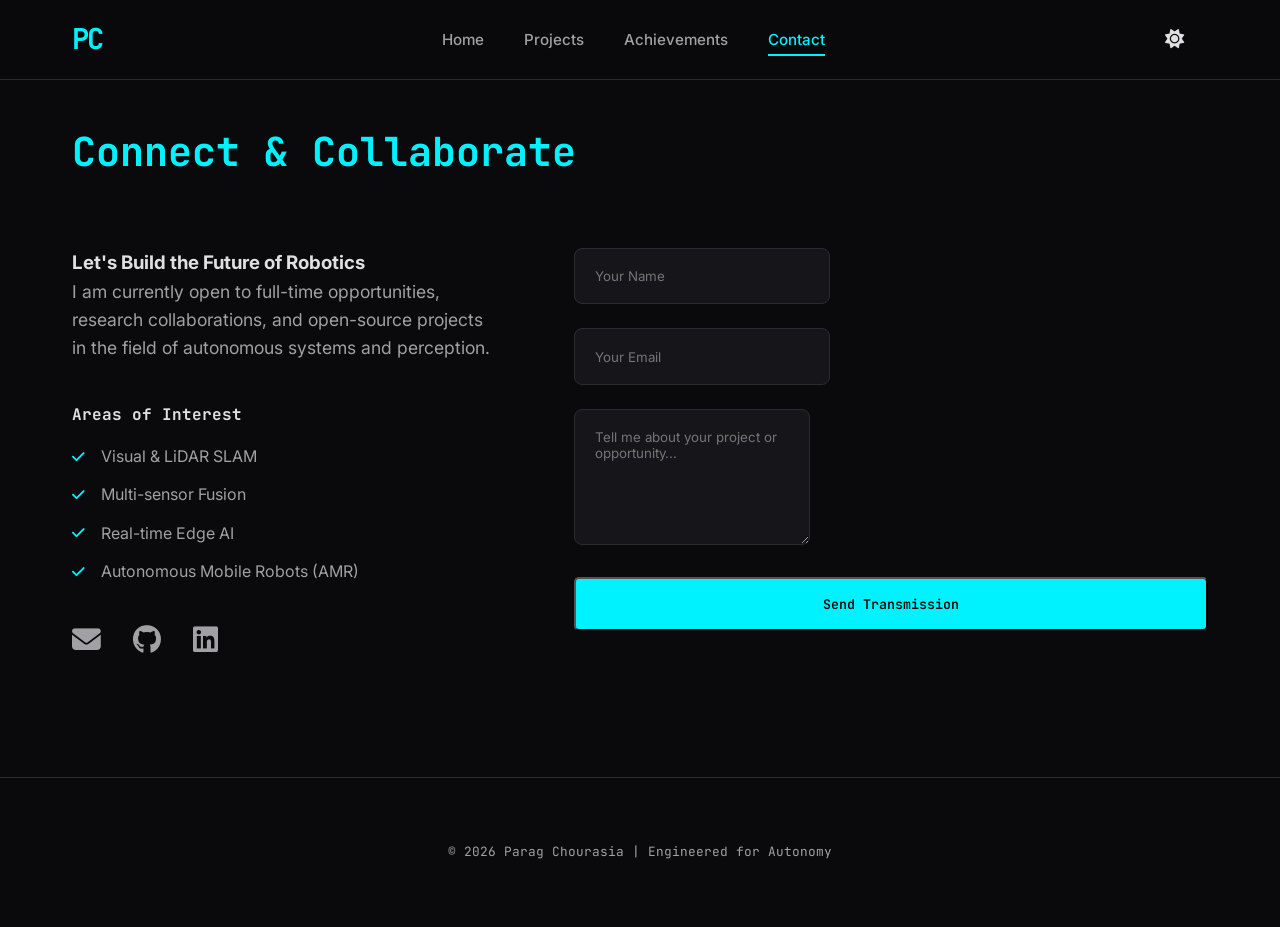
<file: contact.html>
<!DOCTYPE html>
<html lang="en">
<head>
    <meta charset="UTF-8">
    <meta name="viewport" content="width=device-width, initial-scale=1.0">
    <title>Contact | Parag Chourasia - Robotics Engineer</title>
    <link rel="stylesheet" href="styles.css">
    <link rel="preconnect" href="https://fonts.googleapis.com">
    <link rel="preconnect" href="https://fonts.gstatic.com" crossorigin>
    <link href="https://fonts.googleapis.com/css2?family=Inter:wght@400;600;700&family=JetBrains+Mono:wght@400;600&swap" rel="stylesheet">
    <link rel="stylesheet" href="https://cdnjs.cloudflare.com/ajax/libs/font-awesome/6.5.1/css/all.min.css">
</head>
<body class="dark-theme">
    <header>
        <nav class="container">
            <div class="logo">PC</div>
            <ul class="nav-links">
                <li><a href="index.html">Home</a></li>
                <li><a href="projects.html">Projects</a></li>
                <li><a href="achievements.html">Achievements</a></li>
                <li><a href="contact.html" class="active">Contact</a></li>
            </ul>
            <div class="nav-actions">
                <button class="theme-toggle" aria-label="Toggle Theme">
                    <i class="fa-solid fa-moon"></i>
                    <i class="fa-solid fa-sun"></i>
                </button>
                <div class="burger">
                    <div class="line1"></div>
                    <div class="line2"></div>
                    <div class="line3"></div>
                </div>
            </div>
        </nav>
    </header>

    <main>
        <!-- Layer 3: Contact & Collaboration -->
        <section id="contact" class="section contact-section">
            <div class="container">
                <h2 class="section-title">Connect & Collaborate</h2>
                
                <div class="contact-container">
                    <div class="contact-info">
                        <h3>Let's Build the Future of Robotics</h3>
                        <p>I am currently open to full-time opportunities, research collaborations, and open-source projects in the field of autonomous systems and perception.</p>
                        
                        <div class="collaboration-areas">
                            <h4>Areas of Interest</h4>
                            <ul>
                                <li><i class="fa-solid fa-check"></i> Visual & LiDAR SLAM</li>
                                <li><i class="fa-solid fa-check"></i> Multi-sensor Fusion</li>
                                <li><i class="fa-solid fa-check"></i> Real-time Edge AI</li>
                                <li><i class="fa-solid fa-check"></i> Autonomous Mobile Robots (AMR)</li>
                            </ul>
                        </div>

                        <div class="social-links">
                            <a href="mailto:paragchourasia@example.com" title="Email"><i class="fa-solid fa-envelope"></i></a>
                            <a href="https://github.com/ParagChourasia" target="_blank" title="GitHub"><i class="fa-brands fa-github"></i></a>
                            <a href="https://www.linkedin.com/in/parag-chourasia-204a26201" target="_blank" title="LinkedIn"><i class="fa-brands fa-linkedin"></i></a>
                        </div>
                    </div>

                    <form class="contact-form">
                        <div class="form-group">
                            <input type="text" placeholder="Your Name" required>
                        </div>
                        <div class="form-group">
                            <input type="email" placeholder="Your Email" required>
                        </div>
                        <div class="form-group">
                            <textarea placeholder="Tell me about your project or opportunity..." rows="6" required></textarea>
                        </div>
                        <button type="submit" class="btn primary">Send Transmission</button>
                    </form>
                </div>
            </div>
        </section>
    </main>

    <footer>
        <div class="container">
            <p>&copy; 2026 Parag Chourasia | Engineered for Autonomy</p>
        </div>
    </footer>

    <script src="script.js"></script>
</body>
</html>
</file>
<file: styles.css>
/* Global Styles & Variables */
:root {
    --primary-color: #00f2ff; /* Cyan/Robot Blue */
    --primary-dark: #0088cc;
    --bg-dark: #0a0a0c;
    --bg-card: #16161a;
    --text-main: #e0e0e0;
    --text-dim: #a0a0a5;
    --accent-color: #6d28d9; /* Deep Purple */
    --border-color: #2a2a30;
    --header-bg: rgba(10, 10, 12, 0.85);
    --header-bg-scroll: rgba(10, 10, 12, 0.95);
    --transition: all 0.4s cubic-bezier(0.16, 1, 0.3, 1);
    --font-main: 'Inter', sans-serif;
    --font-mono: 'JetBrains Mono', monospace;
}

.light-theme {
    --bg-dark: #f0f2f5;
    --bg-card: #ffffff;
    --text-main: #1a1a1a;
    --text-dim: #4a4a4a;
    --border-color: #d1d5db;
    --primary-color: #0077cc;
    --primary-dark: #005fa3;
    --accent-color: #4f46e5;
    --header-bg: rgba(240, 242, 245, 0.85);
    --header-bg-scroll: rgba(240, 242, 245, 0.95);
}

* {
    margin: 0;
    padding: 0;
    box-sizing: border-box;
}

html {
    scroll-behavior: smooth;
}

body {
    font-family: var(--font-main);
    background-color: var(--bg-dark);
    color: var(--text-main);
    line-height: 1.6;
    overflow-x: hidden;
    animation: fadeIn 0.5s ease-in-out;
}

@keyframes fadeIn {
    from { opacity: 0; }
    to { opacity: 1; }
}

.page-transition-out {
    opacity: 0 !important;
    transform: translateY(-20px);
    transition: opacity 0.5s ease-in-out, transform 0.5s ease-in-out;
}

.container {
    max-width: 1200px;
    margin: 0 auto;
    padding: 0 2rem;
}

a {
    text-decoration: none;
    color: inherit;
    transition: var(--transition);
}

ul {
    list-style: none;
}

/* Header & Navigation */
header {
    height: 80px;
    background: var(--header-bg);
    backdrop-filter: blur(10px);
    position: fixed;
    top: 0;
    width: 100%;
    z-index: 1000;
    border-bottom: 1px solid var(--border-color);
}

nav {
    height: 100%;
    display: flex;
    justify-content: space-between;
    align-items: center;
}

.nav-actions {
    display: flex;
    align-items: center;
}

.theme-toggle {
    background: none;
    border: none;
    color: var(--text-main);
    cursor: pointer;
    font-size: 1.2rem;
    margin-right: 1.5rem;
    transition: var(--transition);
    display: flex;
    align-items: center;
    justify-content: center;
}

.theme-toggle:hover {
    color: var(--primary-color);
    transform: rotate(15deg);
}

.dark-theme .fa-moon {
    display: none;
}

.light-theme .fa-sun {
    display: none;
}

.logo {
    font-family: var(--font-mono);
    font-size: 1.8rem;
    font-weight: 700;
    color: var(--primary-color);
    letter-spacing: -2px;
}

.nav-links {
    display: flex;
    gap: 2.5rem;
}

.nav-links a {
    font-size: 0.95rem;
    font-weight: 500;
    color: var(--text-dim);
}

.nav-links a.active {
    color: var(--primary-color);
    border-bottom: 2px solid var(--primary-color);
    padding-bottom: 5px;
}

/* Detailed Home Elements */
.about-detailed {
    font-size: 1.1rem;
    color: var(--text-dim);
    margin-bottom: 2.5rem;
    max-width: 700px;
}

/* Detailed Project Elements */
.section-intro {
    text-align: center;
    color: var(--text-dim);
    margin-bottom: 3rem;
    font-size: 1.2rem;
}

.project-card.large {
    grid-column: 1 / -1;
    display: grid;
    grid-template-columns: 1fr 1fr;
}

.project-deep-dive {
    margin-bottom: 1.5rem;
}

.project-deep-dive h4 {
    color: var(--primary-color);
    font-size: 0.9rem;
    text-transform: uppercase;
    letter-spacing: 1px;
    margin-bottom: 0.5rem;
    margin-top: 1rem;
}

.project-deep-dive p {
    font-size: 0.95rem;
    color: var(--text-dim);
    line-height: 1.6;
}

/* Collaboration Areas */
.collaboration-areas {
    margin-bottom: 2.5rem;
}

.collaboration-areas h4 {
    font-family: var(--font-mono);
    margin-bottom: 1rem;
    color: var(--text-main);
}

.collaboration-areas ul {
    display: flex;
    flex-direction: column;
    gap: 0.8rem;
}

.collaboration-areas li {
    display: flex;
    align-items: center;
    gap: 1rem;
    color: var(--text-dim);
}

.collaboration-areas i {
    color: var(--primary-color);
    font-size: 0.9rem;
}

.form-group {
    width: 100%;
}

/* Projects CTA */
.all-projects-cta {
    margin-top: 5rem;
    text-align: center;
    padding: 3rem;
    background: var(--bg-card);
    border: 1px dashed var(--border-color);
    border-radius: 12px;
}

.all-projects-cta p {
    margin-bottom: 1.5rem;
    color: var(--text-dim);
    font-family: var(--font-mono);
}

.all-projects-cta .btn {
    display: inline-flex;
    align-items: center;
    gap: 0.8rem;
}

/* Mobile Adjustments for Large Cards */
@media (max-width: 968px) {
    .project-card.large {
        grid-template-columns: 1fr;
    }
}

.burger {
    display: none;
    cursor: pointer;
}

.burger div {
    width: 25px;
    height: 2px;
    background-color: var(--text-main);
    margin: 6px;
    transition: var(--transition);
}

/* Sections Common */
.section {
    padding: 120px 0;
}

.section-title {
    font-size: 2.5rem;
    margin-bottom: 4rem;
    font-family: var(--font-mono);
    text-align: left;
    color: var(--primary-color);
}

/* Layer 1: About / Hero */
.hero {
    min-height: 100vh;
    display: flex;
    align-items: center;
    position: relative;
    overflow: hidden;
}

.hero-background {
    position: absolute;
    top: 0;
    left: 0;
    width: 100%;
    height: 100%;
    z-index: -1;
}

/* Robotic Arm Background */
.robotic-arm-container {
    position: absolute;
    top: 0;
    left: 0;
    width: 100%;
    height: 100%;
    z-index: -1;
    overflow: hidden;
    pointer-events: none; /* Let clicks pass through to content */
}

#robot-arm-svg {
    width: 100%;
    height: 100%;
    opacity: 0.15; /* Subtle background presence */
    filter: drop-shadow(0 0 5px var(--primary-color));
}

.arm-link {
    stroke: var(--primary-color);
    stroke-width: 8;
    stroke-linecap: round;
    opacity: 0.6;
}

.arm-joint {
    fill: var(--bg-dark);
    stroke: var(--primary-color);
    stroke-width: 3;
}

.arm-base {
    fill: var(--bg-card);
    stroke: var(--primary-color);
    stroke-width: 4;
}

.gripper-part {
    fill: none;
    stroke: var(--primary-color);
    stroke-width: 6;
    stroke-linecap: round;
    stroke-linejoin: round;
}

.hero::after {
    content: '';
    position: absolute;
    top: 0;
    left: 0;
    width: 100%;
    height: 100%;
    background: linear-gradient(0deg, var(--bg-dark) 0%, transparent 100%);
    z-index: -1;
}

.hero-main {
    display: flex;
    align-items: center;
    justify-content: space-between;
    gap: 4rem;
    position: relative;
    z-index: 1;
}

.hero-image {
    flex: 1;
    display: flex;
    justify-content: flex-end;
}

.image-frame {
    position: relative;
    width: 380px;
    height: 480px;
    border-radius: 24px;
    padding: 10px;
    background: linear-gradient(135deg, var(--primary-color), var(--accent-color));
    box-shadow: 0 20px 50px rgba(0, 0, 0, 0.5);
    transition: var(--transition);
}

.image-frame img {
    width: 100%;
    height: 100%;
    object-fit: cover;
    object-position: center 20%; /* Adjusted to focus on the face/upper body */
    border-radius: 18px;
    filter: grayscale(0.2) contrast(1.1);
    transition: var(--transition);
}

.image-frame::after {
    content: '';
    position: absolute;
    inset: -15px;
    border: 2px solid var(--primary-color);
    border-radius: 30px;
    opacity: 0.3;
    z-index: -1;
    transition: var(--transition);
}

.image-frame:hover {
    transform: translateY(-15px) scale(1.02);
    box-shadow: 0 30px 60px rgba(0, 242, 255, 0.2);
}

.image-frame:hover img {
    filter: grayscale(0) contrast(1);
}

.image-frame:hover::after {
    inset: -25px;
    opacity: 0.6;
}

.hero-content {
    flex: 1.5;
    max-width: 800px;
}

.glitch {
    font-size: 4.5rem;
    font-weight: 800;
    margin-bottom: 0.5rem;
    letter-spacing: -2px;
    color: #fff;
    position: relative;
}

.tagline {
    font-family: var(--font-mono);
    font-size: 1.5rem;
    color: var(--primary-color);
    margin-bottom: 1.5rem;
}

.subtitle {
    font-size: 1.2rem;
    color: var(--text-dim);
    margin-bottom: 3rem;
    max-width: 600px;
}

.tech-stack h3 {
    font-family: var(--font-mono);
    font-size: 1rem;
    margin-bottom: 1.5rem;
    color: var(--text-main);
    text-transform: uppercase;
    letter-spacing: 2px;
}

.tech-grid {
    display: grid;
    grid-template-columns: repeat(auto-fill, minmax(100px, 1fr));
    gap: 1.5rem;
    margin-bottom: 3.5rem;
}

.tech-item {
    background: var(--bg-card);
    border: 1px solid var(--border-color);
    padding: 1rem;
    border-radius: 8px;
    display: flex;
    flex-direction: column;
    align-items: center;
    gap: 0.5rem;
    transition: var(--transition);
}

.tech-item i {
    font-size: 1.5rem;
    color: var(--primary-color);
}

.tech-item span {
    font-size: 0.75rem;
    font-family: var(--font-mono);
}

.tech-item:hover {
    border-color: var(--primary-color);
    transform: translateY(-5px);
    box-shadow: 0 10px 20px rgba(0, 242, 255, 0.1);
}

/* Mission Section */
.mission-section {
    position: relative;
    padding: 150px 0;
    background-image: url('https://images.unsplash.com/photo-1518770660439-4636190af475?q=80&w=2070&auto=format&fit=crop');
    background-attachment: fixed;
    background-position: center;
    background-repeat: no-repeat;
    background-size: cover;
    display: flex;
    align-items: center;
    justify-content: center;
    text-align: center;
}

.mission-section::before {
    content: '';
    position: absolute;
    top: 0;
    left: 0;
    width: 100%;
    height: 100%;
    background: rgba(10, 10, 12, 0.8);
}

.mission-content {
    position: relative;
    z-index: 1;
    max-width: 800px;
}

.mission-content h2 {
    font-size: 3rem;
    color: var(--primary-color);
    margin-bottom: 2rem;
    font-family: var(--font-mono);
}

.mission-content p {
    font-size: 1.4rem;
    color: var(--text-main);
    font-style: italic;
    line-height: 1.8;
}

/* Visual Gallery Grid */
.visual-gallery {
    padding: 100px 0;
    background: var(--bg-dark);
}

.gallery-grid {
    display: grid;
    grid-template-columns: repeat(auto-fill, minmax(300px, 1fr));
    gap: 1.5rem;
}

.gallery-item {
    position: relative;
    border-radius: 12px;
    overflow: hidden;
    height: 300px;
    border: 1px solid var(--border-color);
    transition: var(--transition);
}

.gallery-item img,
.gallery-item video {
    width: 100%;
    height: 100%;
    object-fit: cover;
    background: #000;
    filter: brightness(0.7) grayscale(0.3);
    transition: var(--transition);
}

.gallery-item:hover {
    border-color: var(--primary-color);
    transform: scale(1.02);
}

.gallery-item:hover img,
.gallery-item:hover video {
    filter: brightness(1) grayscale(0);
}

.gallery-overlay {
    position: absolute;
    bottom: 0;
    left: 0;
    width: 100%;
    padding: 1.5rem;
    background: linear-gradient(transparent, rgba(0,0,0,0.8));
    color: #fff;
    font-family: var(--font-mono);
    font-size: 0.9rem;
    opacity: 0;
    transition: var(--transition);
}

.gallery-item:hover .gallery-overlay {
    opacity: 1;
}

.hero-btns {
    display: flex;
    gap: 1.5rem;
}

.btn {
    padding: 1rem 2rem;
    border-radius: 5px;
    font-weight: 600;
    font-family: var(--font-mono);
    cursor: pointer;
}

.btn.primary {
    background-color: var(--primary-color);
    color: var(--bg-dark);
}

.btn.primary:hover {
    background-color: #fff;
    box-shadow: 0 0 20px rgba(0, 242, 255, 0.4);
}

.btn.secondary {
    border: 1px solid var(--border-color);
    color: var(--text-main);
}

.btn.secondary:hover {
    border-color: var(--primary-color);
    color: var(--primary-color);
}

/* Layer 2: Projects */
.projects-section {
    background-color: #0d0d10;
}

.project-grid {
    display: grid;
    grid-template-columns: repeat(auto-fit, minmax(350px, 1fr));
    gap: 2.5rem;
}

.project-card {
    background-color: var(--bg-card);
    border: 1px solid var(--border-color);
    border-radius: 12px;
    overflow: hidden;
    transition: var(--transition);
}

.project-visual {
    position: relative;
    height: 100%;
    min-height: 250px;
    background: #1c1c21;
    display: flex;
    align-items: center;
    justify-content: center;
}

.video-container {
    position: relative;
    width: 100%;
    height: 0;
    padding-bottom: 56.25%; /* 16:9 Aspect Ratio */
    overflow: hidden;
}

.video-container iframe,
.video-container video,
.video-container .project-img {
    position: absolute;
    top: 0;
    left: 0;
    width: 100%;
    height: 100%;
    border: 0;
    object-fit: cover;
}

.visual-overlay {
    position: absolute;
    top: 0;
    left: 0;
    width: 100%;
    height: 100%;
    background: rgba(0,0,0,0.4);
    display: flex;
    align-items: center;
    justify-content: center;
    opacity: 0;
    transition: var(--transition);
    z-index: 2;
}

.visual-overlay i {
    font-size: 3rem;
    color: var(--primary-color);
}

.project-card:hover .visual-overlay {
    opacity: 1;
}

.img-placeholder {
    width: 100%;
    height: 100%;
    display: flex;
    align-items: center;
    justify-content: center;
    background: linear-gradient(45deg, #16161a 25%, #1c1c21 25%, #1c1c21 50%, #16161a 50%, #16161a 75%, #1c1c21 75%, #1c1c21 100%);
    background-size: 40px 40px;
    color: var(--text-dim);
    font-family: var(--font-mono);
    font-size: 0.8rem;
}

.project-info {
    padding: 2rem;
}

.project-info h3 {
    font-size: 1.4rem;
    margin-bottom: 0.75rem;
    color: #fff;
}

.project-description {
    color: var(--text-dim);
    font-size: 0.95rem;
    margin-bottom: 1.5rem;
    height: 4.5rem;
    overflow: hidden;
}

.project-tags {
    display: flex;
    flex-wrap: wrap;
    gap: 0.6rem;
    margin-bottom: 1.5rem;
}

.project-tags span {
    background: rgba(0, 242, 255, 0.05);
    color: var(--primary-color);
    padding: 0.3rem 0.8rem;
    border-radius: 4px;
    font-size: 0.75rem;
    font-family: var(--font-mono);
    border: 1px solid rgba(0, 242, 255, 0.1);
}

.project-links {
    display: flex;
    gap: 1.5rem;
}

.project-links a {
    font-size: 0.9rem;
    color: var(--text-main);
    display: flex;
    align-items: center;
    gap: 0.5rem;
}

.project-links a:hover {
    color: var(--primary-color);
}

.project-card:hover {
    transform: translateY(-10px);
    border-color: var(--primary-color);
}

/* Layer 3: Contact */
.contact-container {
    display: grid;
    grid-template-columns: 1fr 1.5fr;
    gap: 5rem;
}

.contact-info p {
    font-size: 1.1rem;
    color: var(--text-dim);
    margin-bottom: 2.5rem;
}

.social-links {
    display: flex;
    gap: 2rem;
}

.social-links i {
    font-size: 1.8rem;
    color: var(--text-dim);
}

.social-links i:hover {
    color: var(--primary-color);
}

.contact-form {
    display: flex;
    flex-direction: column;
    gap: 1.5rem;
}

.contact-form input, 
.contact-form textarea {
    background: var(--bg-card);
    border: 1px solid var(--border-color);
    padding: 1.2rem;
    border-radius: 8px;
    color: var(--text-main);
    font-family: var(--font-main);
}

.contact-form input:focus, 
.contact-form textarea:focus {
    outline: none;
    border-color: var(--primary-color);
}

/* Achievement Page Styles */
.achievement-card {
    background: var(--bg-card);
    border: 1px solid var(--border-color);
    border-radius: 16px;
    padding: 3rem;
    display: grid;
    grid-template-columns: 1.5fr 1fr;
    gap: 3rem;
    margin-bottom: 4rem;
    transition: var(--transition);
}

.achievement-card:hover {
    border-color: var(--primary-color);
    transform: translateY(-5px);
}

.achievement-badge {
    display: inline-block;
    background: rgba(0, 242, 255, 0.1);
    color: var(--primary-color);
    padding: 0.5rem 1rem;
    border-radius: 50px;
    font-size: 0.8rem;
    font-family: var(--font-mono);
    margin-bottom: 1.5rem;
}

.achievement-content h3 {
    font-size: 2rem;
    margin-bottom: 0.5rem;
    color: #fff;
}

.org-name {
    color: var(--text-dim);
    font-family: var(--font-mono);
    margin-bottom: 2rem;
    display: flex;
    align-items: center;
    gap: 0.8rem;
}

.detail-block {
    margin-bottom: 2rem;
}

.detail-block h4 {
    color: var(--primary-color);
    font-size: 0.9rem;
    text-transform: uppercase;
    letter-spacing: 1px;
    margin-bottom: 0.8rem;
}

.status-tracker {
    margin: 1.5rem 0;
    display: flex;
    flex-direction: column;
    gap: 1rem;
}

.status-step {
    padding-left: 2rem;
    position: relative;
    color: var(--text-dim);
    font-size: 0.9rem;
}

.status-step::before {
    content: '';
    position: absolute;
    left: 0;
    top: 50%;
    transform: translateY(-50%);
    width: 12px;
    height: 12px;
    border-radius: 50%;
    border: 2px solid var(--border-color);
}

.status-step.completed {
    color: var(--text-main);
}

.status-step.completed::before {
    background: var(--primary-color);
    border-color: var(--primary-color);
}

.status-step.active {
    color: var(--primary-color);
    font-weight: 600;
}

.status-step.active::before {
    background: transparent;
    border-color: var(--primary-color);
    box-shadow: 0 0 10px var(--primary-color);
}

.achievement-visual-placeholder {
    background: #1c1c21;
    border-radius: 12px;
    display: flex;
    align-items: center;
    justify-content: center;
    border: 1px dashed var(--border-color);
    min-height: 300px;
}

.placeholder-content {
    text-align: center;
    color: var(--text-dim);
}

.placeholder-content i {
    font-size: 3rem;
    display: block;
    margin-bottom: 1rem;
}

@media (max-width: 968px) {
    .achievement-card {
        grid-template-columns: 1fr;
        padding: 2rem;
    }
}

/* Achievement Grid Creative */
.achievement-grid-creative {
    display: grid;
    grid-template-columns: repeat(12, 1fr);
    gap: 2rem;
}

.achievement-card-detailed {
    background: var(--bg-card);
    border: 1px solid var(--border-color);
    border-radius: 16px;
    overflow: hidden;
    grid-column: span 6;
    transition: var(--transition);
}

.achievement-card-detailed.featured {
    grid-column: span 12;
    display: grid;
    grid-template-columns: 1fr 1fr;
    min-height: 450px;
}

.card-visual {
    position: relative;
    overflow: hidden;
}

.image-split {
    display: grid;
    grid-template-columns: 1fr 1fr;
    height: 100%;
    gap: 2px;
}

.card-visual img {
    width: 100%;
    height: 100%;
    object-fit: cover;
    transition: var(--transition);
}

.visual-overlay-tech {
    position: absolute;
    top: 20px;
    right: 20px;
    background: rgba(10, 10, 12, 0.8);
    backdrop-filter: blur(5px);
    padding: 0.5rem 1rem;
    border-radius: 4px;
    border: 1px solid var(--primary-color);
}

.tech-tag {
    font-family: var(--font-mono);
    font-size: 0.7rem;
    color: var(--primary-color);
    letter-spacing: 1px;
}

.card-content {
    padding: 2.5rem;
    display: flex;
    flex-direction: column;
    justify-content: center;
}

.category-tag {
    display: inline-block;
    color: var(--primary-color);
    font-family: var(--font-mono);
    font-size: 0.75rem;
    text-transform: uppercase;
    margin-bottom: 1rem;
    letter-spacing: 2px;
}

.achievement-card-detailed h3 {
    font-size: 1.8rem;
    margin-bottom: 0.5rem;
    color: #fff;
}

.achievement-card-detailed .org {
    color: var(--text-dim);
    font-size: 0.9rem;
    margin-bottom: 1.5rem;
}

.achievement-card-detailed .org i {
    color: var(--primary-color);
    margin-right: 0.5rem;
}

.content-body p {
    color: var(--text-dim);
    line-height: 1.7;
    margin-bottom: 2rem;
}

.project-milestones {
    display: flex;
    flex-direction: column;
    gap: 1rem;
}

.milestone {
    display: flex;
    align-items: center;
    gap: 1rem;
    font-size: 0.85rem;
    color: var(--text-dim);
}

.milestone i {
    font-size: 1rem;
}

.milestone.completed {
    color: var(--text-main);
}

.milestone.completed i {
    color: #4ade80;
}

.milestone.active {
    color: var(--primary-color);
    font-weight: 600;
}

.achievement-card-detailed:hover {
    transform: translateY(-10px);
    border-color: var(--primary-color);
    box-shadow: 0 20px 40px rgba(0, 242, 255, 0.1);
}

.achievement-card-detailed:hover .card-visual img {
    transform: scale(1.05);
}

@media (max-width: 968px) {
    .achievement-card-detailed,
    .achievement-card-detailed.featured {
        grid-column: span 12;
        grid-template-columns: 1fr;
    }
    
    .card-visual {
        height: 250px;
    }
}

/* Footer */
footer {
    padding: 4rem 0;
    border-top: 1px solid var(--border-color);
    text-align: center;
    background-color: var(--bg-dark);
}

footer p {
    font-family: var(--font-mono);
    color: var(--text-dim);
    font-size: 0.8rem;
}

/* Mobile Responsive */
@media (max-width: 968px) {
    .contact-container {
        grid-template-columns: 1fr;
        gap: 3rem;
    }
    
    .hero-main {
        flex-direction: column-reverse;
        text-align: center;
        gap: 3rem;
        padding-top: 40px;
    }
    
    .hero-image {
        justify-content: center;
    }
    
    .image-frame {
        width: 300px;
        height: 380px;
    }
    
    .hero-content {
        max-width: 100%;
    }
    
    .tech-grid {
        justify-content: center;
    }
}

@media (max-width: 768px) {
    .glitch {
        font-size: 3rem;
    }
    
    .nav-links {
        display: none;
    }
    
    .burger {
        display: block;
    }
    
    .hero-btns {
        flex-direction: column;
    }
}
</file>
